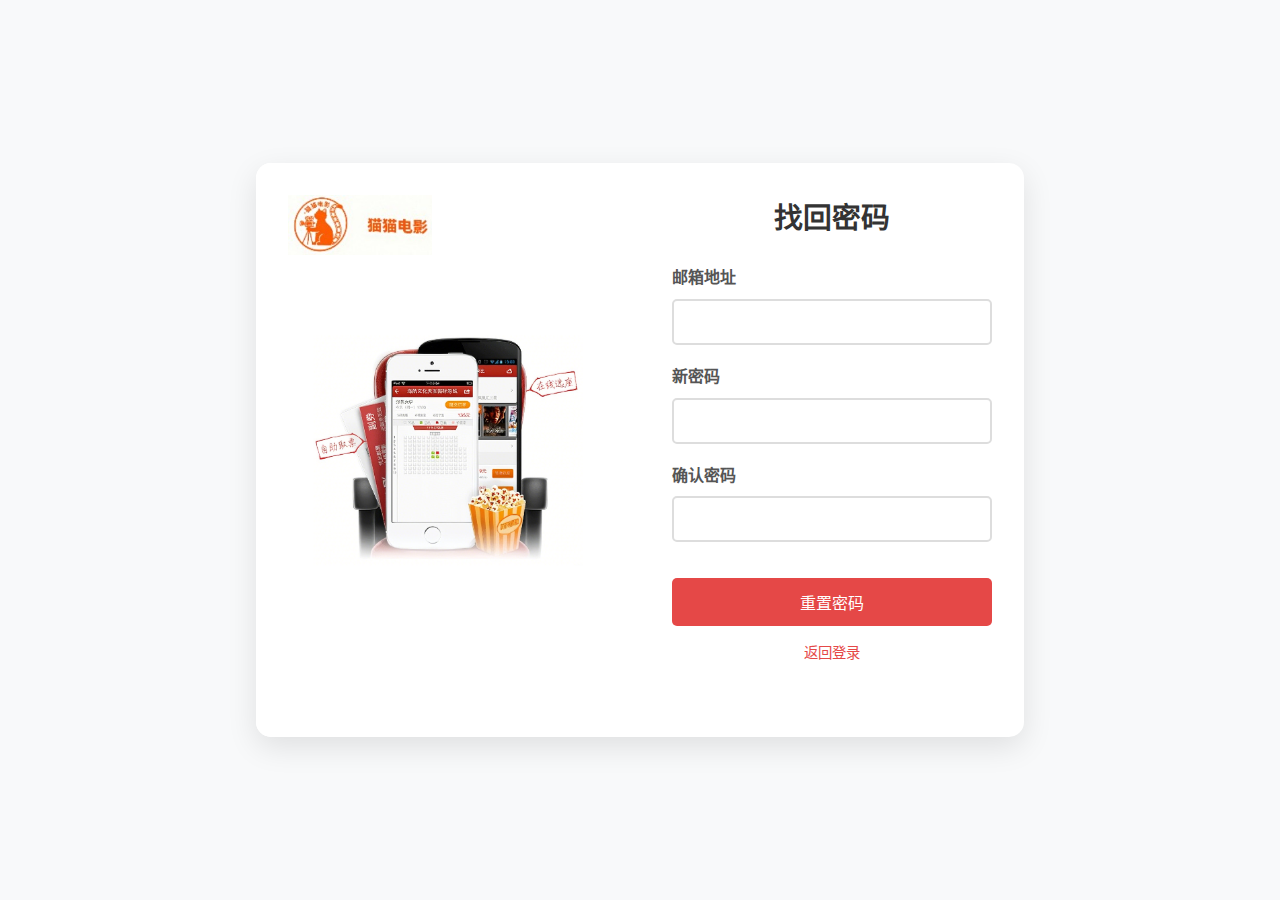
<file: movis/forgot-pwd.html>
<!DOCTYPE html>
<html lang="zh-CN">
<head>
    <meta charset="UTF-8">
    <meta name="viewport" content="width=device-width, initial-scale=1.0">
    <title>忘记密码</title>
    <link rel="stylesheet" href="css/login.css">
</head>

<body>
    <div class="login-page">
        <div class="login-container">
            <!-- 左边部分：logo和装饰图片 -->
            <div class="login-left">
                <!-- Logo点击跳转首页 -->
                <a href="index.html" class="logo-link">
                    <img src="images/logo.jpg" alt="电影Logo">
                </a>
                <img src="images/界面装饰.png" alt="界面装饰" class="decoration-img">
            </div>
            
            <!-- 右边部分：找回密码表单 -->
            <div class="login-right">
                <div class="auth-card">
                    <h2>找回密码</h2>

                    <!-- 找回密码表单部分 -->
                    <form id="forgotForm">
                        <div class="form-group">
                            <label for="resetEmail">邮箱地址</label>
                            <input type="email" id="resetEmail" name="email" required>
                        </div>

                        <!-- 新密码输入部分 -->
                        <div class="form-group">
                            <label for="newPwd">新密码</label>
                            <input type="password" id="newPwd" name="newPwd" required>
                        </div>

                        <!-- 确认密码输入部分 -->
                        <div class="form-group">
                            <label for="confirmPwd">确认密码</label>
                            <input type="password" id="confirmPwd" name="confirmPwd" required>
                            <!-- 密码匹配提示信息显示区域 -->
                            <span id="pwdtip" class="match-text"></span>
                        </div>

                        <!-- 提交按钮 -->
                        <button type="submit" class="btn-primary">重置密码</button>
                    </form>

                    <!-- 跳转返回登录链接 -->
                    <div class="auth-links">
                        <a href="login.html">返回登录</a>
                    </div>

                    <!-- 显示操作结果的提示 -->
                    <div id="message" class="message"></div>
                </div>
            </div>
        </div>
    </div>

    <!-- 引入JavaScript文件 -->
    <!-- 显示消息、弹窗功能 -->
    <script src="js/utils.js"></script>
    <!-- 认证相关功能 -->
    <script src="js/auth.js"></script>

    <script>
        // 重置密码按钮的执行函数
        document.getElementById('forgotForm').addEventListener('submit', function(e) {
            e.preventDefault();
            const email = document.getElementById('resetEmail').value;
            const newPwd = document.getElementById('newPwd').value;
            const confirmPwd = document.getElementById('confirmPwd').value;
            
            // 验证信息是否都填写完整
            if (!email || !newPwd || !confirmPwd) {
                showModal('输入错误', '请填写所有字段', 'error');
                return;
            }
        
            if (newPwd !== confirmPwd) {
                showModal('输入错误', '两次输入的密码不一致', 'error');
                return;
            }

            // 检查密码长度不少于8位且密码必须含有字母数字
            if (newPwd.length < 8) {
                showModal('密码太短', '密码长度至少8位', 'error');
                return;
            }

            if (!validpwd(newPwd)) {
                showModal('密码不符合要求', '密码必须包含字母和数字', 'error');
                return;
            }
            
            // 重置成功并弹窗
            showModal('密码重置成功', '密码已重置成功！即将跳转到登录页面', 'success', () => {
            window.location.href = 'login.html';
            });
        });

        // 给确认密码输入框添加输入事件监听
        document.getElementById('confirmPwd').addEventListener('input', function() {
            const newPwd = document.getElementById('newPwd').value;
            const confirm = this.value;
            const pwdtip = document.getElementById('pwdtip');
            
            // 检查密码匹配是否成功并提示
            if (confirm && newPwd !== confirm) {
                pwdtip.textContent = '密码不匹配';
                pwdtip.className = 'match-text error';
            } else if (confirm && newPwd === confirm) {
                pwdtip.textContent = '密码匹配';
                pwdtip.className = 'match-text success';
            } else {
                pwdtip.textContent = '';
                pwdtip.className = 'match-text';
            }
        });
    </script>
</body>
</html>
</file>
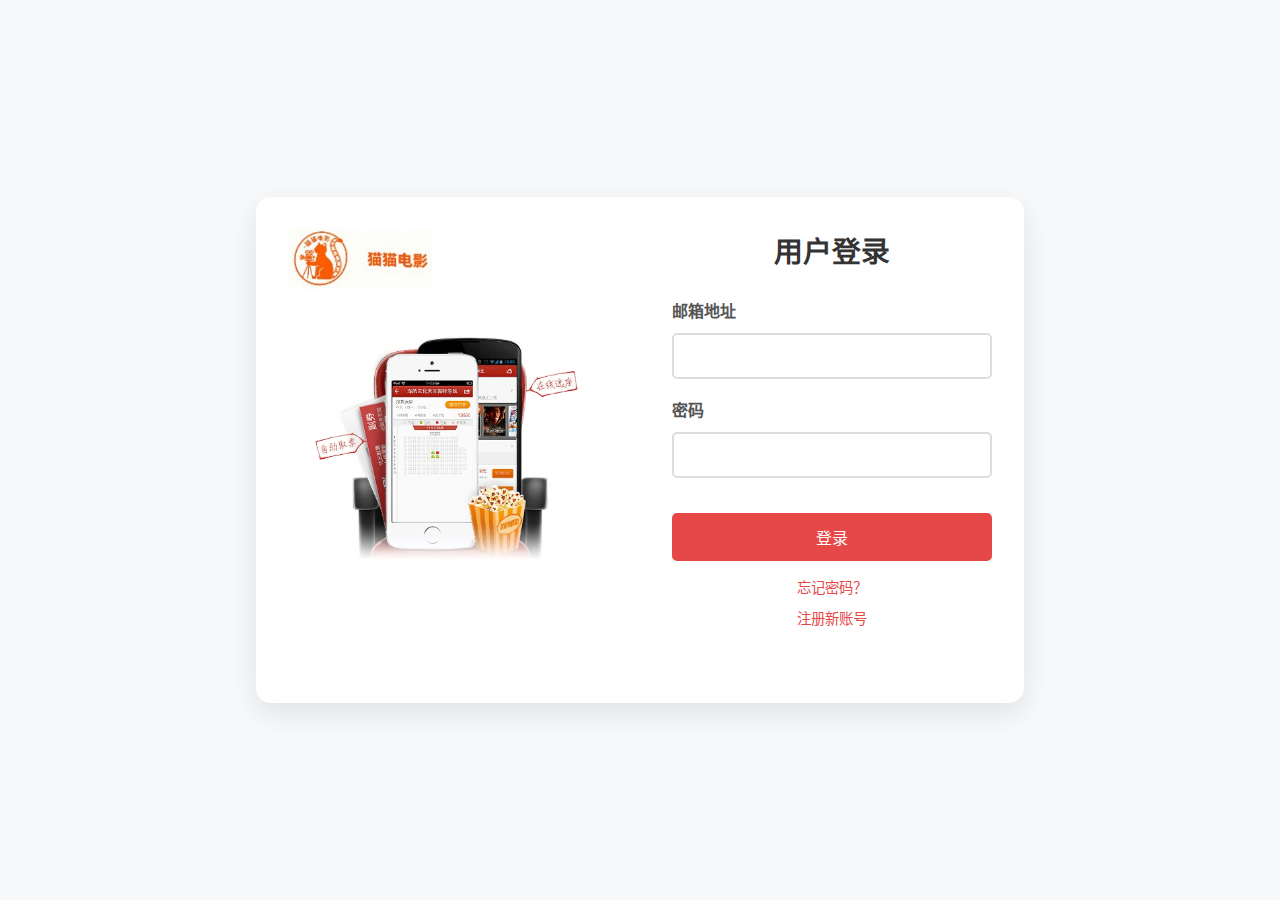
<file: movis/login.html>
<!DOCTYPE html>
<html lang="zh-CN">
<head>
    <meta charset="UTF-8">
    <meta name="viewport" content="width=device-width, initial-scale=1.0">
    <title>登录界面</title>
    <link rel="stylesheet" href="css/login.css">
</head>

<body>
    <!-- 登录页面容器 -->
    <div class="login-page">
        <div class="login-container">
            <!-- 左边部分：logo和装饰图片 -->
            <div class="login-left">
                <!-- Logo点击跳转首页 -->
                <a href="index.html" class="logo-link">
                    <img src="images/logo.jpg" alt="电影Logo">
                </a>
                <img src="images/界面装饰.png" alt="界面装饰" class="decoration-img">
            </div>
            
            <!-- 右边部分：登录表单 -->
            <div class="login-right">
                <div class="auth-card">
                    <h2>用户登录</h2>

                    <!-- 登录表单：输入登录信息 -->
                    <form id="loginForm">
                        <div class="form-group">
                            <label for="email">邮箱地址</label>
                            <input type="email" id="email" name="email" required>
                        </div>
                        
                        <div class="form-group">
                            <label for="password">密码</label>
                            <input type="password" id="password" name="password" required>
                        </div>

                        <!-- 登录按钮 -->
                        <button type="submit" class="btn-primary">登录</button>
                    </form>

                    <!-- 跳转忘记密码和注册新账号链接 -->
                    <div class="auth-links">
                        <a href="forgot-pwd.html">忘记密码？</a>
                        <a href="register.html">注册新账号</a>
                    </div>

                    <div id="message" class="message"></div>
                </div>
            </div>
        </div>
    </div>

    <!-- 引入JavaScript文件 -->
    <!-- 显示消息、弹窗功能 -->
    <script src="js/utils.js"></script>
    <!-- 认证相关功能 -->
    <script src="js/auth.js"></script>

    <script>
        // 添加提交事件监听器
        // 登录按钮的执行函数
        document.getElementById('loginForm').addEventListener('submit', function(e) {
            e.preventDefault();
            const email = document.getElementById('email').value;
            const password = document.getElementById('password').value;
            
            login(email, password);
        });
    </script>
</body>
</html>
</file>
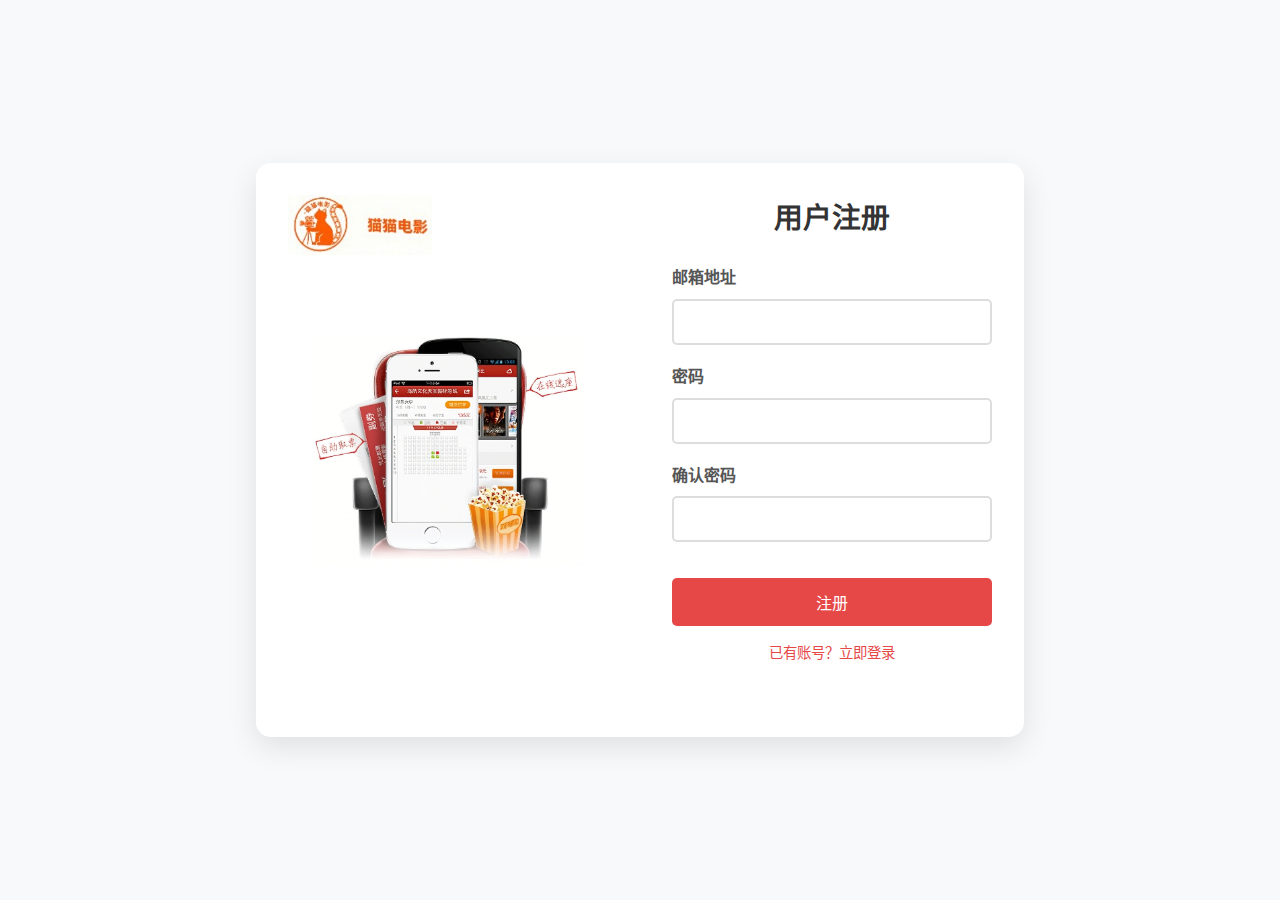
<file: movis/register.html>
<!DOCTYPE html>
<html lang="zh-CN">
<head>
    <meta charset="UTF-8">
    <meta name="viewport" content="width=device-width, initial-scale=1.0">
    <title>注册</title>
    <link rel="stylesheet" href="css/login.css">
</head>

<body>
    <div class="login-page">
        <div class="login-container">
            <!-- 左边部分：logo和装饰图片 -->
            <div class="login-left">
                <!-- Logo点击跳转首页 -->
                <a href="index.html" class="logo-link">
                    <img src="images/logo.jpg" alt="电影Logo">
                </a>
                <img src="images/界面装饰.png" alt="界面装饰" class="decoration-img">
            </div>
            
            <!-- 右边部分：注册表单 -->
            <div class="login-right">
                <div class="auth-card">
                    <h2>用户注册</h2>

                    <!-- 注册表单：输入信息 -->
                    <form id="registerForm">
                        <div class="form-group">
                            <label for="email">邮箱地址</label>
                            <input type="email" id="email" name="email" required>
                        </div>
                        
                        <!-- 密码输入部分 -->
                        <div class="form-group">
                            <label for="pwd1">密码</label>
                            <input type="password" id="pwd1" name="password" required>
                        </div>

                        <div class="form-group">
                            <label for="pwd2">确认密码</label>
                            <input type="password" id="pwd2" name="pwd2" required>
                            <span id="pwdtip" class="match-text"></span>
                        </div>

                        <!-- 注册按钮 -->
                        <button type="submit" class="btn-primary">注册</button>
                    </form>

                    <!-- 跳转登录链接 -->
                    <div class="auth-links">
                        <a href="login.html">已有账号？立即登录</a>
                    </div>

                    <div id="message" class="message"></div>
                </div>
            </div>
        </div>
    </div>

    <!-- 引入JavaScript文件 -->
    <!-- 显示消息、弹窗功能 -->
    <script src="js/utils.js"></script>
    <!-- 认证相关功能 -->
    <script src="js/auth.js"></script>

    <script>
        // 注册表单添加提交事件监听
        document.getElementById('registerForm').addEventListener('submit', function(e) {
            e.preventDefault();
            const email = document.getElementById('email').value;
            const password = document.getElementById('pwd1').value;
            const pwd2 = document.getElementById('pwd2').value;
            
            // 调用注册函数
            register(email, password, pwd2);
        });

        // 确认密码输入框添加输入事件监听：输入时实时检查密码匹配情况
        document.getElementById('pwd2').addEventListener('input', function() {
            const password = document.getElementById('pwd1').value;
            const confirm = this.value;
            const pwdtip = document.getElementById('pwdtip');
            
            // 检查密码匹配时显示相应提示
            if (confirm && password !== confirm) {
                pwdtip.textContent = '密码不匹配';
                pwdtip.className = 'match-text error';
            } else if (confirm && password === confirm) {
                pwdtip.textContent = '密码匹配';
                pwdtip.className = 'match-text success';
            } else {
                pwdtip.textContent = '';
            }
        });
    </script>
</body>
</html>
</file>
<file: movis/css/login.css>
* {
    margin: 0;
    padding: 0;
    box-sizing: border-box;
}

body {
    font-family: 'Arial', sans-serif;
    background-color: #f5f5f5;
    line-height: 1.6;
}


/* 登录与注册页面布局 */
.login-page {
    display: flex;
    min-height: 100vh;
    justify-content: center;
    align-items: center;
    background: #f8f9fa;
}

/* 登录内容容器 */
.login-container {
    display: flex;
    width: 60%;
    max-width: 1000px;
    min-height: 500px;
    background: white;
    border-radius: 15px;
    box-shadow: 0 10px 30px rgba(0,0,0,0.1);
    overflow: hidden;
}

/* 左边部分-logo和装饰图片区域 */
.login-left {
    flex: 1;
    background: white;
    display: flex;
    flex-direction: column;
    padding: 2rem;
    position: relative;
}

.logo-link {
    display: inline-block;
    /* 鼠标悬停时显示手型光标 */
    cursor: pointer;
    z-index: 10;
}

.logo-link img {
    height: 60px;
    width: auto;
}

.decoration-img {
    position: absolute;
    top: 50%;
    left: 50%;
    transform: translate(-50%, -50%);
    max-width: 70%;
    max-height: 50%;
}

/* 右边部分 - 表单区域 */
.login-right {
    flex: 1;
    display: flex;
    justify-content: center;
    align-items: center;
    padding: 2rem;
}

.auth-card {
    width: 100%;
    max-width: 320px;
}

.auth-card h2 {
    text-align: center;
    margin-bottom: 1.5rem;
    color: #333;
    font-size: 1.8rem;
}

.form-group {
    margin-bottom: 1.2rem;
}

.form-group label {
    display: block;
    margin-bottom: 0.5rem;
    color: #555;
    font-weight: bold;
}

.form-group input {
    width: 100%;
    padding: 0.75rem;
    border: 2px solid #ddd;
    border-radius: 5px;
    font-size: 1rem;
}

.form-group input:focus {
    border-color: #e54847;
    outline: none;
}

/* 按钮样式 */
.btn-primary {
    width: 100%;
    padding: 0.75rem;
    background: #e54847;
    color: white;
    border: none;
    border-radius: 5px;
    font-size: 1rem;
    cursor: pointer;
    margin-top: 1rem;
}

/* 鼠标悬停设计 */
.btn-primary:hover {
    background: #d04242;
}

.auth-links {
    margin-top: 1rem;
    text-align: center;
}

.auth-links a {
    color: #e54847;
    text-decoration: none;
    display: block;
    margin: 0.5rem 0;
    font-size: 0.9rem;
}

.auth-links a:hover {
    text-decoration: underline;
}

/* 消息提示样式 */
.message {
    margin-top: 1rem;
    padding: 0.75rem;
    border-radius: 5px;
    text-align: center;
}

.message.success {
    background: #d4edda;
    color: #155724;
    border: 1px solid #c3e6cb;
}

.message.error {
    background: #f8d7da;
    color: #721c24;
    border: 1px solid #f5c6cb;
}

/* 密码匹配提示样式 */
.match-text {
    font-size: 0.8rem;
    margin-top: 0.25rem;
}

.match-text.success {
    color: #28a745;
}

.match-text.error {
    color: #dc3545;
}

/* 弹窗样式 */
.modal {
    display: none;
    position: fixed;
    top: 0;
    left: 0;
    width: 100%;
    height: 100%;
    background: rgba(0, 0, 0, 0.5);
    z-index: 1000;
    justify-content: center;
    align-items: center;
}

.modal.show {
    display: flex;
}

.modal-content {
    background: white;
    padding: 2rem;
    border-radius: 10px;
    box-shadow: 0 5px 15px rgba(0, 0, 0, 0.3);
    text-align: center;
    max-width: 400px;
    width: 90%;
}

.modal-icon {
    font-size: 3rem;
    margin-bottom: 1rem;
}

.modal-success .modal-icon {
    color: #28a745;
}

.modal-error .modal-icon {
    color: #dc3545;
}

.modal-info .modal-icon {
    color: #17a2b8;
}

.modal h3 {
    margin-bottom: 1rem;
    color: #333;
}

.modal p {
    margin-bottom: 1.5rem;
    color: #666;
}

.modal-btn {
    padding: 0.5rem 2rem;
    background: #e54847;
    color: white;
    border: none;
    border-radius: 5px;
    cursor: pointer;
    font-size: 1rem;
}

.modal-btn:hover {
    background: #d04242;
}
</file>
